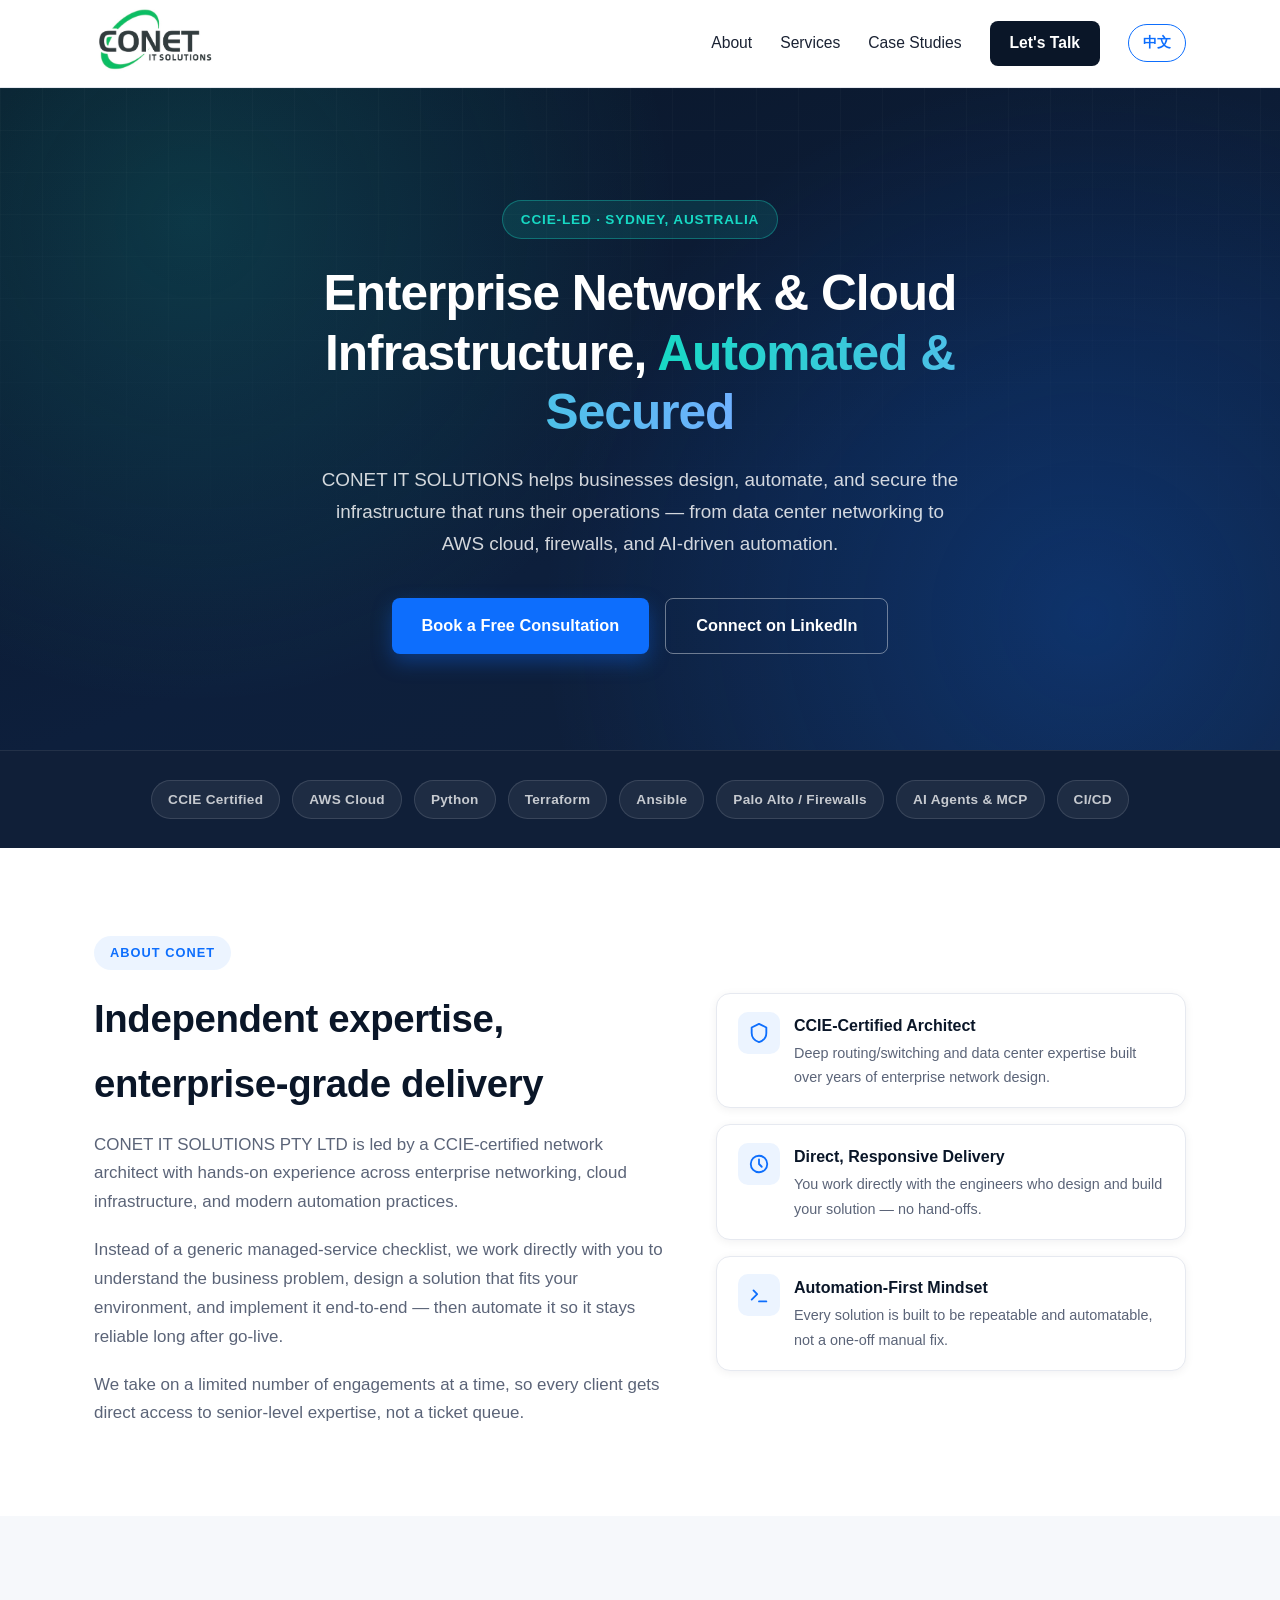
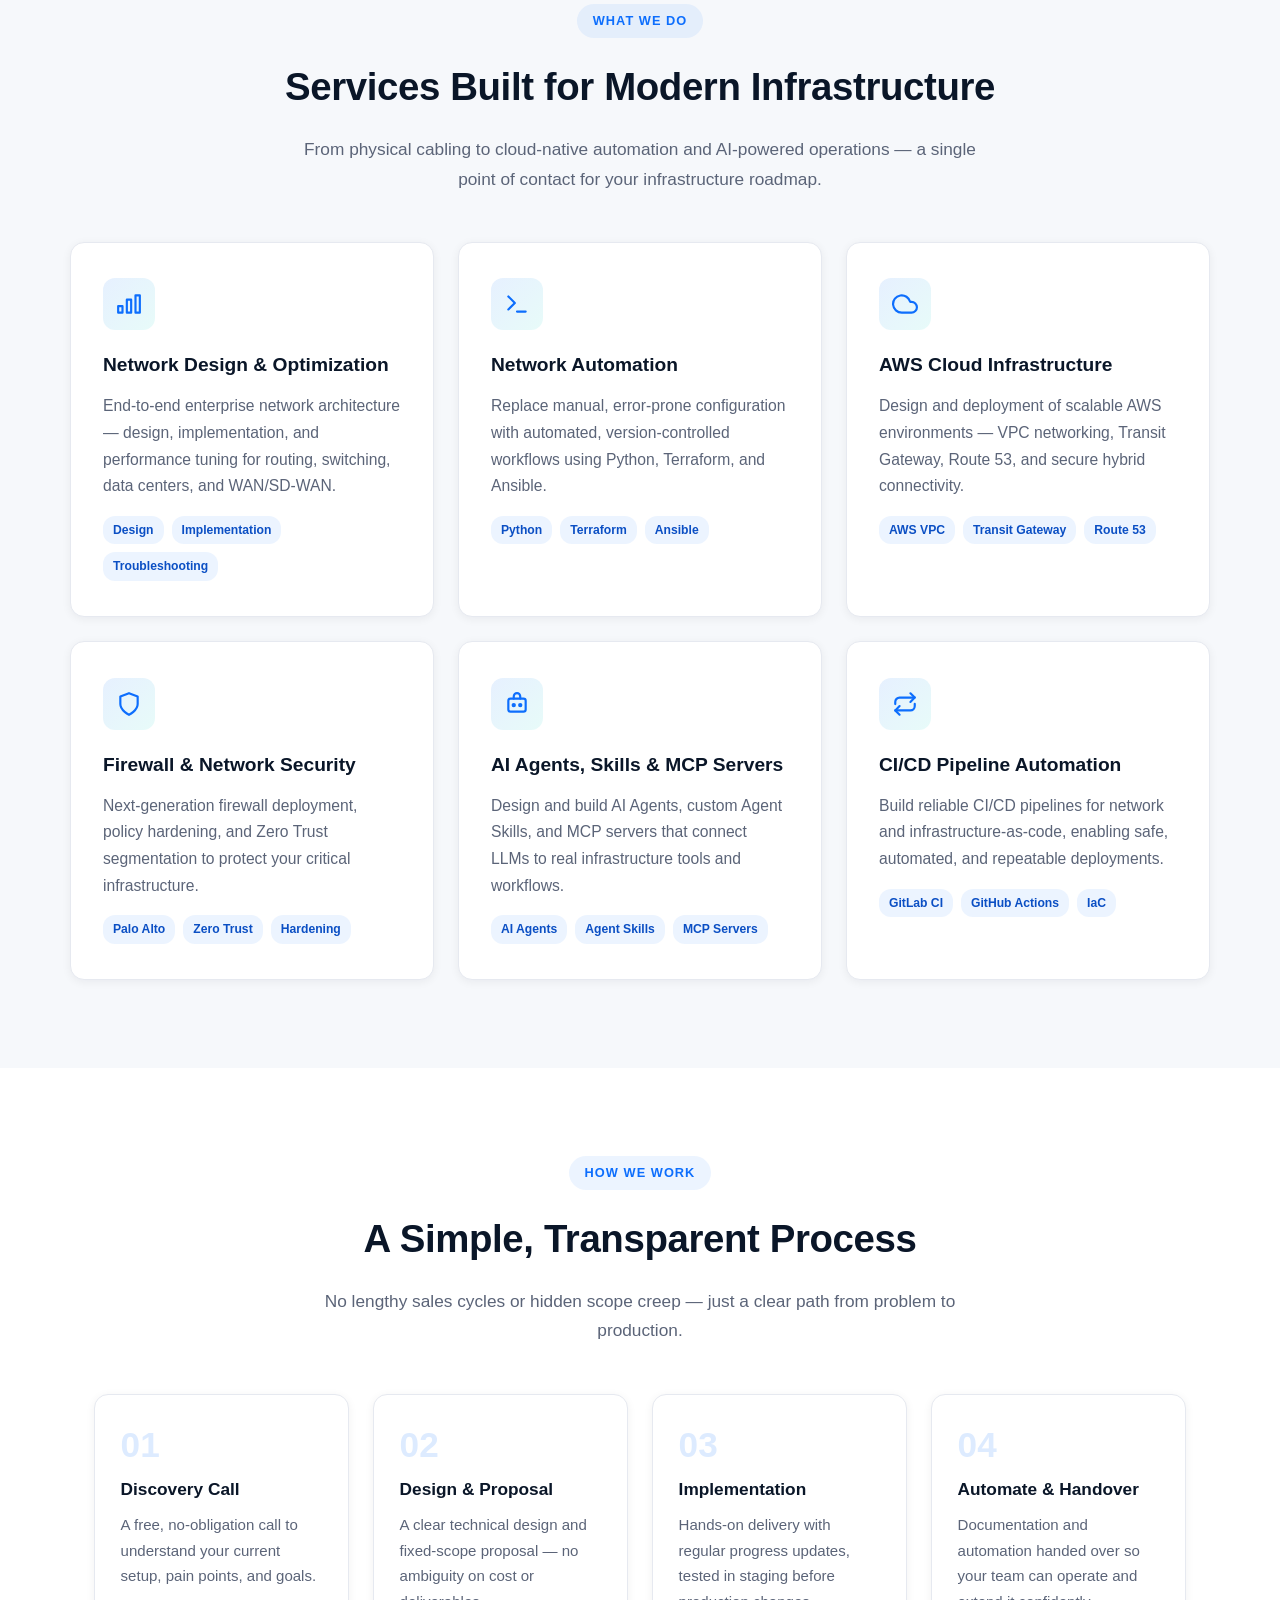
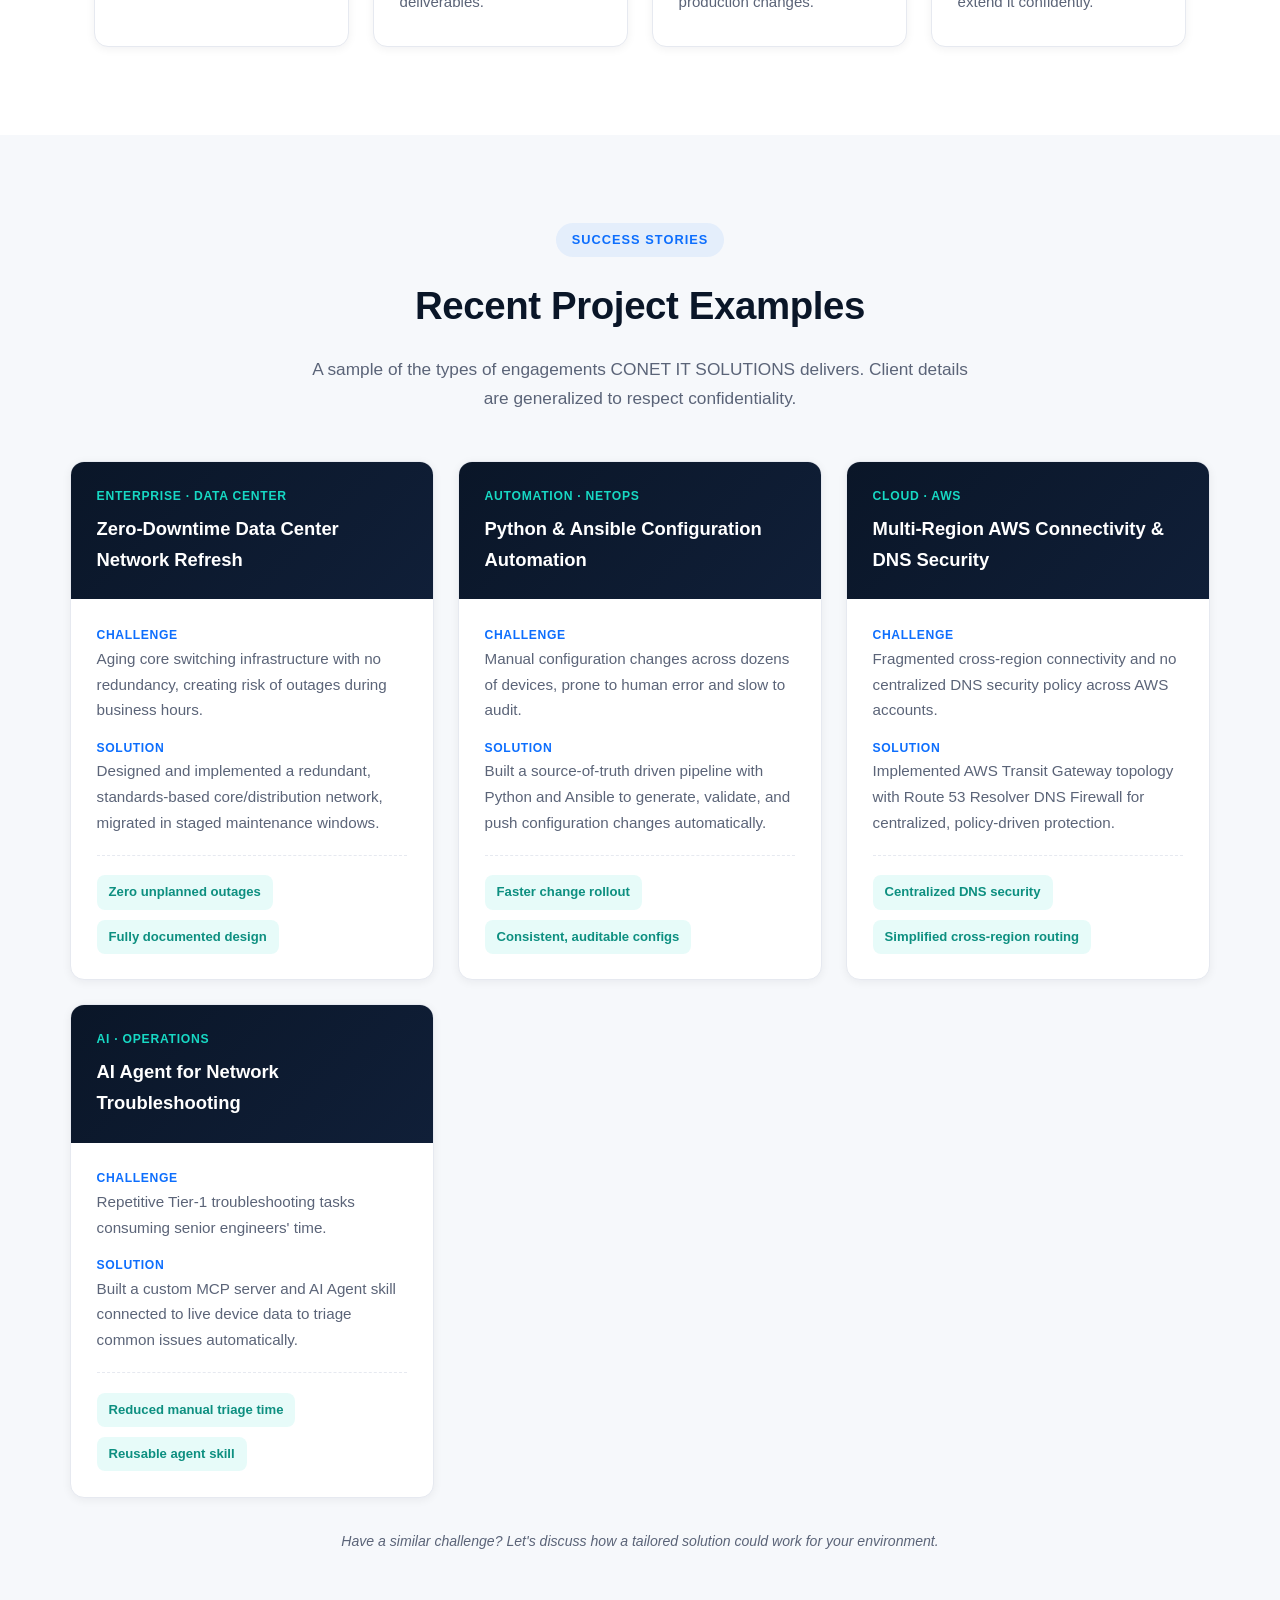
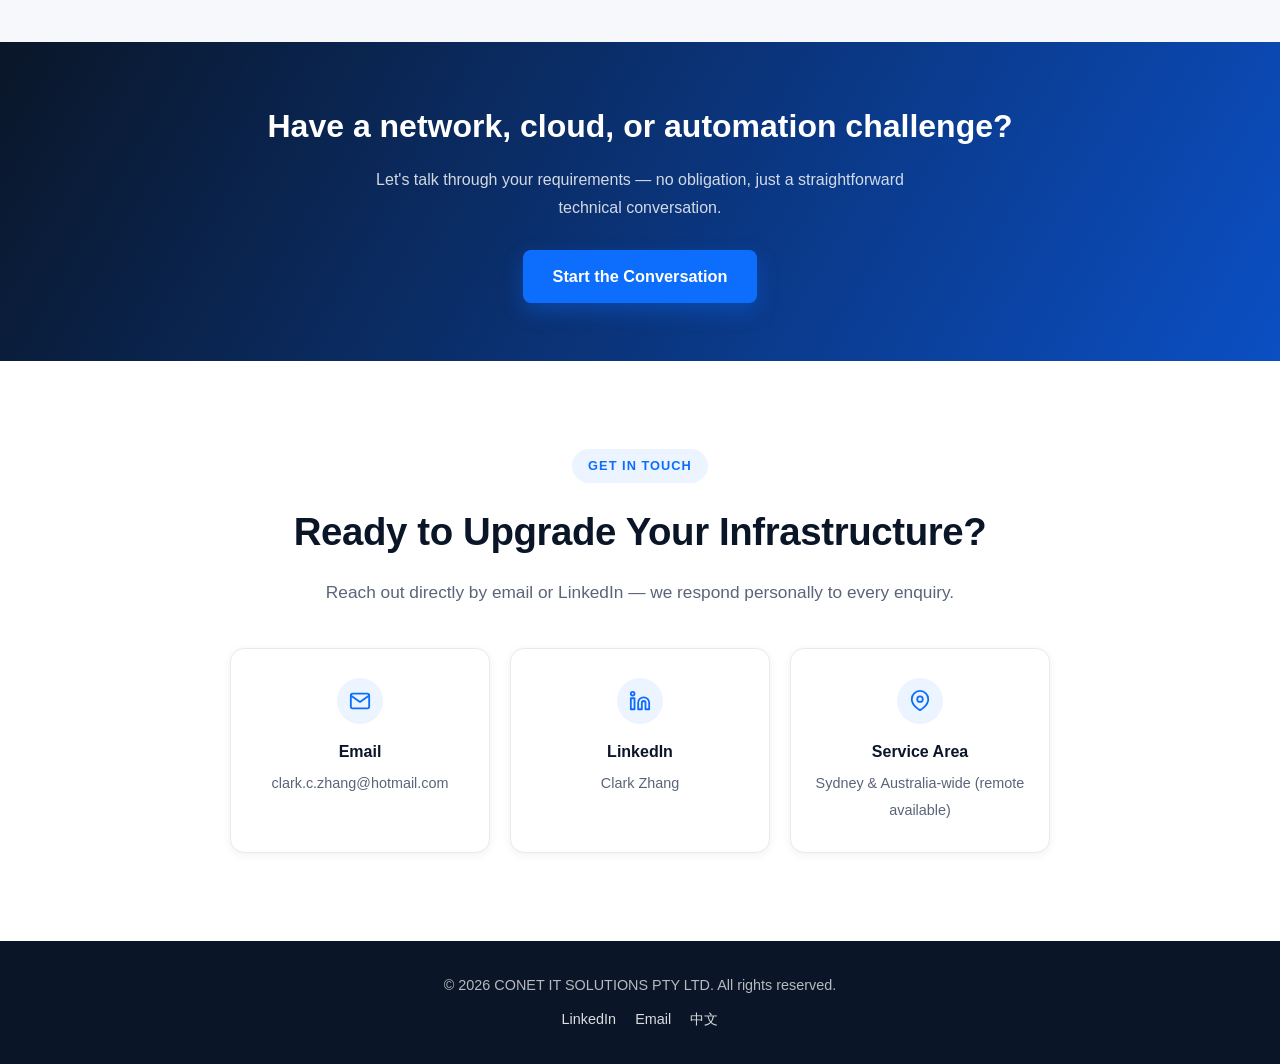
<file: index.html>
<!DOCTYPE html>
<html lang="en">
<head>
    <meta charset="UTF-8">
    <meta name="viewport" content="width=device-width, initial-scale=1.0">
    <meta name="description" content="CONET IT SOLUTIONS - CCIE-led network design, automation (Python/Terraform/Ansible), AWS cloud, firewall security, AI Agents & MCP, and CI/CD pipelines for enterprise infrastructure.">
    <title>CONET IT SOLUTIONS | Network, Cloud & Automation Experts</title>
    <link rel="stylesheet" href="css/style.css?v=20260820">
</head>
<body>

    <header>
        <div class="container nav-container">
            <a href="index.html" class="logo-link">
                <img src="images/logo.png" alt="CONET IT SOLUTIONS Logo" class="logo-img">
            </a>
            <nav>
                <a href="#about">About</a>
                <a href="#services">Services</a>
                <a href="#work">Case Studies</a>
                <a href="#contact" class="nav-cta">Let's Talk</a>
                <a href="cn.html" class="lang-btn">中文</a>
            </nav>
        </div>
    </header>

    <section class="hero">
        <div class="container hero-content">
            <span class="hero-eyebrow">CCIE-Led &middot; Sydney, Australia</span>
            <h1>Enterprise Network &amp; Cloud Infrastructure, <span>Automated &amp; Secured</span></h1>
            <p>CONET IT SOLUTIONS helps businesses design, automate, and secure the infrastructure that runs their operations &mdash; from data center networking to AWS cloud, firewalls, and AI-driven automation.</p>
            <div class="hero-actions">
                <a href="#contact" class="btn">Book a Free Consultation</a>
                <a href="https://www.linkedin.com/in/clark-zhang-18857131/" target="_blank" rel="noopener" class="btn btn-outline">Connect on LinkedIn</a>
            </div>
        </div>
    </section>

    <div class="trust-bar">
        <div class="container trust-list">
            <span class="trust-chip">CCIE Certified</span>
            <span class="trust-chip">AWS Cloud</span>
            <span class="trust-chip">Python</span>
            <span class="trust-chip">Terraform</span>
            <span class="trust-chip">Ansible</span>
            <span class="trust-chip">Palo Alto / Firewalls</span>
            <span class="trust-chip">AI Agents &amp; MCP</span>
            <span class="trust-chip">CI/CD</span>
        </div>
    </div>

    <section id="about" class="section">
        <div class="container about-grid">
            <div class="about-text">
                <span class="section-tag">About CONET</span>
                <h2 class="section-title" style="text-align:left;">Independent expertise, enterprise-grade delivery</h2>
                <p>CONET IT SOLUTIONS PTY LTD is led by a CCIE-certified network architect with hands-on experience across enterprise networking, cloud infrastructure, and modern automation practices.</p>
                <p>Instead of a generic managed-service checklist, we work directly with you to understand the business problem, design a solution that fits your environment, and implement it end-to-end &mdash; then automate it so it stays reliable long after go-live.</p>
                <p>We take on a limited number of engagements at a time, so every client gets direct access to senior-level expertise, not a ticket queue.</p>
            </div>
            <div class="about-badges">
                <div class="badge-card">
                    <div class="badge-icon">
                        <svg width="22" height="22" viewBox="0 0 24 24" fill="none" stroke="currentColor" stroke-width="2" stroke-linecap="round" stroke-linejoin="round"><path d="M12 2l8 4v6c0 5-3.5 8.5-8 10-4.5-1.5-8-5-8-10V6l8-4z"/></svg>
                    </div>
                    <div>
                        <h4>CCIE-Certified Architect</h4>
                        <p>Deep routing/switching and data center expertise built over years of enterprise network design.</p>
                    </div>
                </div>
                <div class="badge-card">
                    <div class="badge-icon">
                        <svg width="22" height="22" viewBox="0 0 24 24" fill="none" stroke="currentColor" stroke-width="2" stroke-linecap="round" stroke-linejoin="round"><circle cx="12" cy="12" r="9"/><path d="M12 7v5l3 3"/></svg>
                    </div>
                    <div>
                        <h4>Direct, Responsive Delivery</h4>
                        <p>You work directly with the engineers who design and build your solution &mdash; no hand-offs.</p>
                    </div>
                </div>
                <div class="badge-card">
                    <div class="badge-icon">
                        <svg width="22" height="22" viewBox="0 0 24 24" fill="none" stroke="currentColor" stroke-width="2" stroke-linecap="round" stroke-linejoin="round"><path d="M4 17l6-6-4-4"/><path d="M12 19h8"/></svg>
                    </div>
                    <div>
                        <h4>Automation-First Mindset</h4>
                        <p>Every solution is built to be repeatable and automatable, not a one-off manual fix.</p>
                    </div>
                </div>
            </div>
        </div>
    </section>

    <section id="services" class="bg-light">
        <div class="container section">
            <div class="section-header">
                <span class="section-tag">What We Do</span>
                <h2 class="section-title">Services Built for Modern Infrastructure</h2>
            </div>
            <p class="section-subtitle">From physical cabling to cloud-native automation and AI-powered operations &mdash; a single point of contact for your infrastructure roadmap.</p>
            <div class="grid">
                <div class="card">
                    <div class="card-icon">
                        <svg width="26" height="26" viewBox="0 0 24 24" fill="none" stroke="currentColor" stroke-width="2" stroke-linecap="round" stroke-linejoin="round"><rect x="2" y="14" width="4" height="6"/><rect x="10" y="8" width="4" height="12"/><rect x="18" y="4" width="4" height="16"/></svg>
                    </div>
                    <h3>Network Design &amp; Optimization</h3>
                    <p>End-to-end enterprise network architecture &mdash; design, implementation, and performance tuning for routing, switching, data centers, and WAN/SD-WAN.</p>
                    <div class="tag-list">
                        <span class="tag">Design</span>
                        <span class="tag">Implementation</span>
                        <span class="tag">Troubleshooting</span>
                    </div>
                </div>
                <div class="card">
                    <div class="card-icon">
                        <svg width="26" height="26" viewBox="0 0 24 24" fill="none" stroke="currentColor" stroke-width="2" stroke-linecap="round" stroke-linejoin="round"><polyline points="4 17 10 11 4 5"/><line x1="12" y1="19" x2="20" y2="19"/></svg>
                    </div>
                    <h3>Network Automation</h3>
                    <p>Replace manual, error-prone configuration with automated, version-controlled workflows using Python, Terraform, and Ansible.</p>
                    <div class="tag-list">
                        <span class="tag">Python</span>
                        <span class="tag">Terraform</span>
                        <span class="tag">Ansible</span>
                    </div>
                </div>
                <div class="card">
                    <div class="card-icon">
                        <svg width="26" height="26" viewBox="0 0 24 24" fill="none" stroke="currentColor" stroke-width="2" stroke-linecap="round" stroke-linejoin="round"><path d="M18 10h-1.26A8 8 0 1 0 9 20h9a5 5 0 0 0 0-10z"/></svg>
                    </div>
                    <h3>AWS Cloud Infrastructure</h3>
                    <p>Design and deployment of scalable AWS environments &mdash; VPC networking, Transit Gateway, Route 53, and secure hybrid connectivity.</p>
                    <div class="tag-list">
                        <span class="tag">AWS VPC</span>
                        <span class="tag">Transit Gateway</span>
                        <span class="tag">Route 53</span>
                    </div>
                </div>
                <div class="card">
                    <div class="card-icon">
                        <svg width="26" height="26" viewBox="0 0 24 24" fill="none" stroke="currentColor" stroke-width="2" stroke-linecap="round" stroke-linejoin="round"><path d="M12 22s8-4 8-10V5l-8-3-8 3v7c0 6 8 10 8 10z"/></svg>
                    </div>
                    <h3>Firewall &amp; Network Security</h3>
                    <p>Next-generation firewall deployment, policy hardening, and Zero Trust segmentation to protect your critical infrastructure.</p>
                    <div class="tag-list">
                        <span class="tag">Palo Alto</span>
                        <span class="tag">Zero Trust</span>
                        <span class="tag">Hardening</span>
                    </div>
                </div>
                <div class="card">
                    <div class="card-icon">
                        <svg width="26" height="26" viewBox="0 0 24 24" fill="none" stroke="currentColor" stroke-width="2" stroke-linecap="round" stroke-linejoin="round"><rect x="4" y="7" width="16" height="12" rx="2"/><path d="M9 7V5a3 3 0 0 1 6 0v2"/><circle cx="9" cy="13" r="1"/><circle cx="15" cy="13" r="1"/></svg>
                    </div>
                    <h3>AI Agents, Skills &amp; MCP Servers</h3>
                    <p>Design and build AI Agents, custom Agent Skills, and MCP servers that connect LLMs to real infrastructure tools and workflows.</p>
                    <div class="tag-list">
                        <span class="tag">AI Agents</span>
                        <span class="tag">Agent Skills</span>
                        <span class="tag">MCP Servers</span>
                    </div>
                </div>
                <div class="card">
                    <div class="card-icon">
                        <svg width="26" height="26" viewBox="0 0 24 24" fill="none" stroke="currentColor" stroke-width="2" stroke-linecap="round" stroke-linejoin="round"><path d="M17 2.1l4 4-4 4"/><path d="M3 12.1v-2a4 4 0 0 1 4-4h14"/><path d="M7 21.9l-4-4 4-4"/><path d="M21 11.9v2a4 4 0 0 1-4 4H3"/></svg>
                    </div>
                    <h3>CI/CD Pipeline Automation</h3>
                    <p>Build reliable CI/CD pipelines for network and infrastructure-as-code, enabling safe, automated, and repeatable deployments.</p>
                    <div class="tag-list">
                        <span class="tag">GitLab CI</span>
                        <span class="tag">GitHub Actions</span>
                        <span class="tag">IaC</span>
                    </div>
                </div>
            </div>
        </div>
    </section>

    <section class="section">
        <div class="container">
            <div class="section-header">
                <span class="section-tag">How We Work</span>
                <h2 class="section-title">A Simple, Transparent Process</h2>
            </div>
            <p class="section-subtitle">No lengthy sales cycles or hidden scope creep &mdash; just a clear path from problem to production.</p>
            <div class="process-grid">
                <div class="process-step">
                    <div class="step-num">01</div>
                    <h4>Discovery Call</h4>
                    <p>A free, no-obligation call to understand your current setup, pain points, and goals.</p>
                </div>
                <div class="process-step">
                    <div class="step-num">02</div>
                    <h4>Design &amp; Proposal</h4>
                    <p>A clear technical design and fixed-scope proposal &mdash; no ambiguity on cost or deliverables.</p>
                </div>
                <div class="process-step">
                    <div class="step-num">03</div>
                    <h4>Implementation</h4>
                    <p>Hands-on delivery with regular progress updates, tested in staging before production changes.</p>
                </div>
                <div class="process-step">
                    <div class="step-num">04</div>
                    <h4>Automate &amp; Handover</h4>
                    <p>Documentation and automation handed over so your team can operate and extend it confidently.</p>
                </div>
            </div>
        </div>
    </section>

    <section id="work" class="bg-light">
        <div class="container section">
            <div class="section-header">
                <span class="section-tag">Success Stories</span>
                <h2 class="section-title">Recent Project Examples</h2>
            </div>
            <p class="section-subtitle">A sample of the types of engagements CONET IT SOLUTIONS delivers. Client details are generalized to respect confidentiality.</p>
            <div class="case-grid">
                <div class="case-card">
                    <div class="case-top">
                        <div class="case-industry">Enterprise &middot; Data Center</div>
                        <h3>Zero-Downtime Data Center Network Refresh</h3>
                    </div>
                    <div class="case-body">
                        <div class="case-label">Challenge</div>
                        <p>Aging core switching infrastructure with no redundancy, creating risk of outages during business hours.</p>
                        <div class="case-label">Solution</div>
                        <p>Designed and implemented a redundant, standards-based core/distribution network, migrated in staged maintenance windows.</p>
                        <div class="case-results">
                            <span class="result-pill">Zero unplanned outages</span>
                            <span class="result-pill">Fully documented design</span>
                        </div>
                    </div>
                </div>
                <div class="case-card">
                    <div class="case-top">
                        <div class="case-industry">Automation &middot; NetOps</div>
                        <h3>Python &amp; Ansible Configuration Automation</h3>
                    </div>
                    <div class="case-body">
                        <div class="case-label">Challenge</div>
                        <p>Manual configuration changes across dozens of devices, prone to human error and slow to audit.</p>
                        <div class="case-label">Solution</div>
                        <p>Built a source-of-truth driven pipeline with Python and Ansible to generate, validate, and push configuration changes automatically.</p>
                        <div class="case-results">
                            <span class="result-pill">Faster change rollout</span>
                            <span class="result-pill">Consistent, auditable configs</span>
                        </div>
                    </div>
                </div>
                <div class="case-card">
                    <div class="case-top">
                        <div class="case-industry">Cloud &middot; AWS</div>
                        <h3>Multi-Region AWS Connectivity &amp; DNS Security</h3>
                    </div>
                    <div class="case-body">
                        <div class="case-label">Challenge</div>
                        <p>Fragmented cross-region connectivity and no centralized DNS security policy across AWS accounts.</p>
                        <div class="case-label">Solution</div>
                        <p>Implemented AWS Transit Gateway topology with Route 53 Resolver DNS Firewall for centralized, policy-driven protection.</p>
                        <div class="case-results">
                            <span class="result-pill">Centralized DNS security</span>
                            <span class="result-pill">Simplified cross-region routing</span>
                        </div>
                    </div>
                </div>
                <div class="case-card">
                    <div class="case-top">
                        <div class="case-industry">AI &middot; Operations</div>
                        <h3>AI Agent for Network Troubleshooting</h3>
                    </div>
                    <div class="case-body">
                        <div class="case-label">Challenge</div>
                        <p>Repetitive Tier-1 troubleshooting tasks consuming senior engineers' time.</p>
                        <div class="case-label">Solution</div>
                        <p>Built a custom MCP server and AI Agent skill connected to live device data to triage common issues automatically.</p>
                        <div class="case-results">
                            <span class="result-pill">Reduced manual triage time</span>
                            <span class="result-pill">Reusable agent skill</span>
                        </div>
                    </div>
                </div>
            </div>
            <p class="case-note">Have a similar challenge? Let's discuss how a tailored solution could work for your environment.</p>
        </div>
    </section>

    <div class="cta-banner">
        <div class="container">
            <h2>Have a network, cloud, or automation challenge?</h2>
            <p>Let's talk through your requirements &mdash; no obligation, just a straightforward technical conversation.</p>
            <a href="#contact" class="btn">Start the Conversation</a>
        </div>
    </div>

    <section id="contact" class="container section text-center">
        <span class="section-tag">Get In Touch</span>
        <h2 class="section-title">Ready to Upgrade Your Infrastructure?</h2>
        <p class="section-subtitle" style="margin-bottom:0;">Reach out directly by email or LinkedIn &mdash; we respond personally to every enquiry.</p>
        <div class="contact-grid">
            <a href="mailto:clark.c.zhang@hotmail.com" class="contact-card">
                <div class="contact-icon">
                    <svg width="22" height="22" viewBox="0 0 24 24" fill="none" stroke="currentColor" stroke-width="2" stroke-linecap="round" stroke-linejoin="round"><rect x="2" y="4" width="20" height="16" rx="2"/><path d="M22 6l-10 7L2 6"/></svg>
                </div>
                <h4>Email</h4>
                <span>clark.c.zhang@hotmail.com</span>
            </a>
            <a href="https://www.linkedin.com/in/clark-zhang-18857131/" target="_blank" rel="noopener" class="contact-card">
                <div class="contact-icon">
                    <svg width="22" height="22" viewBox="0 0 24 24" fill="none" stroke="currentColor" stroke-width="2" stroke-linecap="round" stroke-linejoin="round"><path d="M16 8a6 6 0 0 1 6 6v7h-4v-7a2 2 0 0 0-4 0v7h-4v-7a6 6 0 0 1 6-6z"/><rect x="2" y="9" width="4" height="12"/><circle cx="4" cy="4" r="2"/></svg>
                </div>
                <h4>LinkedIn</h4>
                <span>Clark Zhang</span>
            </a>
            <div class="contact-card">
                <div class="contact-icon">
                    <svg width="22" height="22" viewBox="0 0 24 24" fill="none" stroke="currentColor" stroke-width="2" stroke-linecap="round" stroke-linejoin="round"><path d="M21 10c0 7-9 12-9 12s-9-5-9-12a9 9 0 0 1 18 0z"/><circle cx="12" cy="10" r="3"/></svg>
                </div>
                <h4>Service Area</h4>
                <span>Sydney &amp; Australia-wide (remote available)</span>
            </div>
        </div>
    </section>

    <footer>
        <div class="container">
            <p>&copy; 2026 CONET IT SOLUTIONS PTY LTD. All rights reserved.</p>
            <div class="footer-links">
                <a href="https://www.linkedin.com/in/clark-zhang-18857131/" target="_blank" rel="noopener">LinkedIn</a>
                <a href="mailto:clark.c.zhang@hotmail.com">Email</a>
                <a href="cn.html">中文</a>
            </div>
        </div>
    </footer>

    <script>
        document.querySelectorAll('a[href^="#"]').forEach(anchor => {
            anchor.addEventListener('click', function (e) {
                const target = document.querySelector(this.getAttribute('href'));
                if (target) {
                    e.preventDefault();
                    target.scrollIntoView({ behavior: 'smooth' });
                }
            });
        });
    </script>
</body>
</html>
</file>
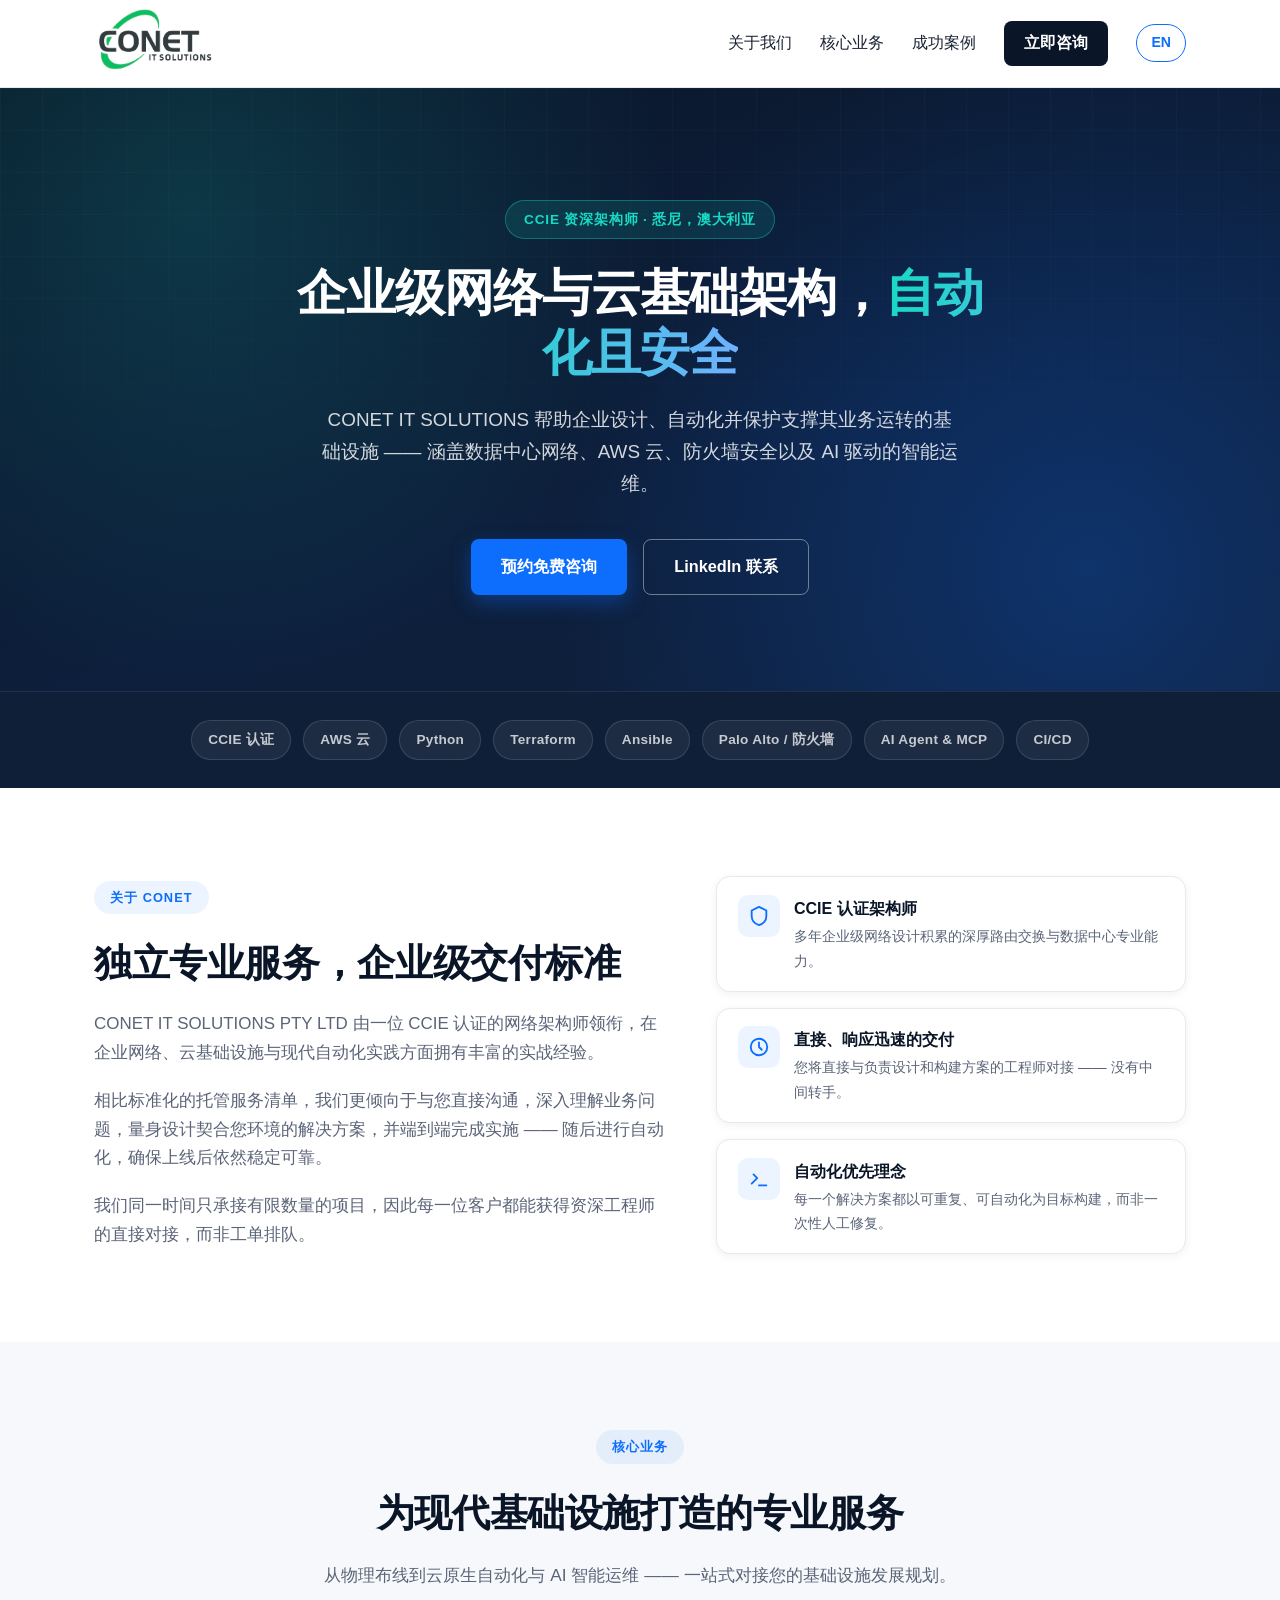
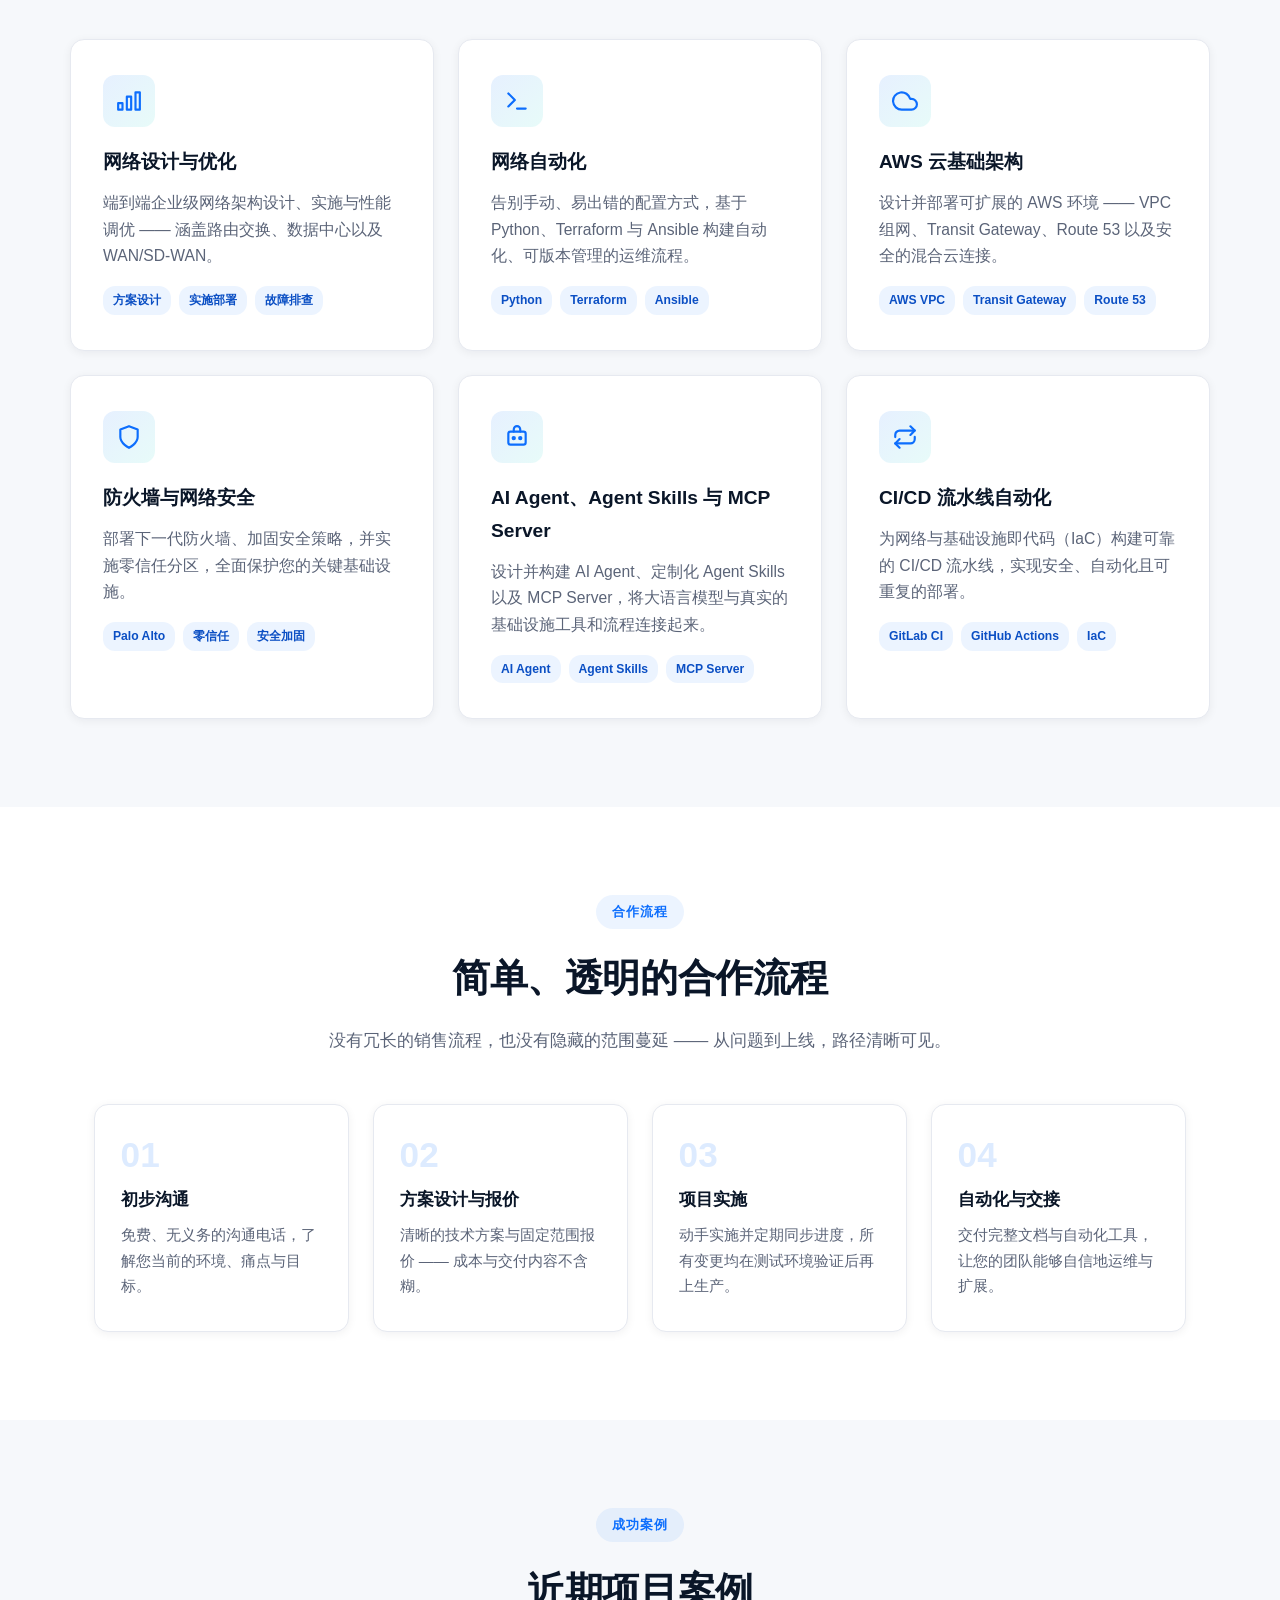
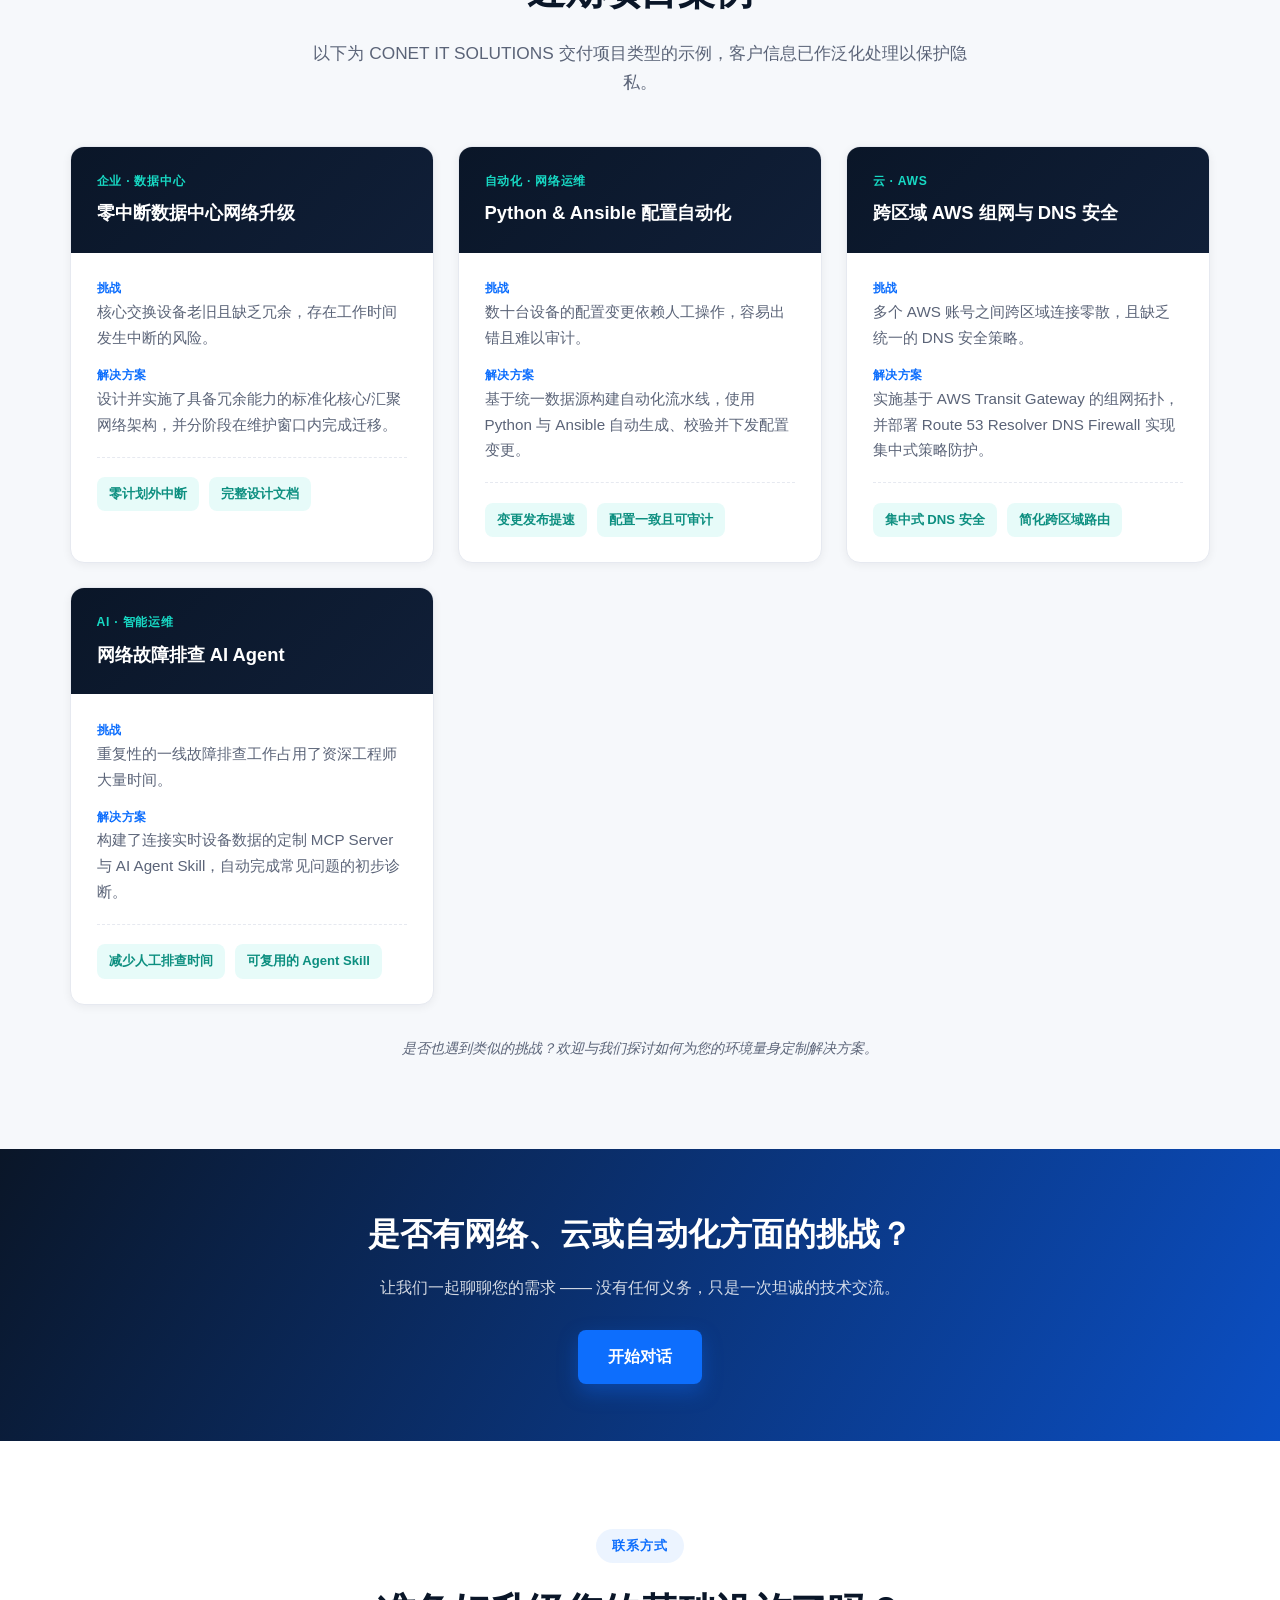
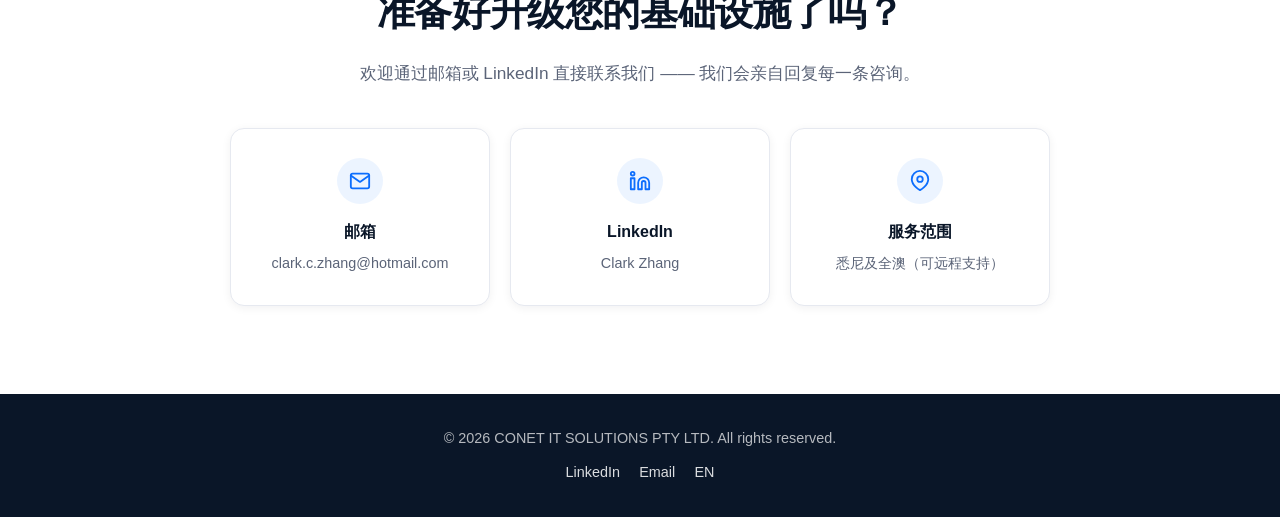
<file: cn.html>
<!DOCTYPE html>
<html lang="zh-CN">
<head>
    <meta charset="UTF-8">
    <meta name="viewport" content="width=device-width, initial-scale=1.0">
    <meta name="description" content="CONET IT SOLUTIONS —— CCIE 资深架构师领衔，专注网络设计、自动化（Python/Terraform/Ansible）、AWS 云、防火墙安全、AI Agent 与 MCP、CI/CD 流水线。">
    <title>CONET IT SOLUTIONS | 网络、云与自动化专家</title>
    <link rel="stylesheet" href="css/style.css?v=20260820">
</head>
<body>

    <header>
        <div class="container nav-container">
            <a href="cn.html" class="logo-link">
                <img src="images/logo.png" alt="CONET IT SOLUTIONS Logo" class="logo-img">
            </a>
            <nav>
                <a href="#about">关于我们</a>
                <a href="#services">核心业务</a>
                <a href="#work">成功案例</a>
                <a href="#contact" class="nav-cta">立即咨询</a>
                <a href="index.html" class="lang-btn">EN</a>
            </nav>
        </div>
    </header>

    <section class="hero">
        <div class="container hero-content">
            <span class="hero-eyebrow">CCIE 资深架构师 &middot; 悉尼，澳大利亚</span>
            <h1>企业级网络与云基础架构，<span>自动化且安全</span></h1>
            <p>CONET IT SOLUTIONS 帮助企业设计、自动化并保护支撑其业务运转的基础设施 —— 涵盖数据中心网络、AWS 云、防火墙安全以及 AI 驱动的智能运维。</p>
            <div class="hero-actions">
                <a href="#contact" class="btn">预约免费咨询</a>
                <a href="https://www.linkedin.com/in/clark-zhang-18857131/" target="_blank" rel="noopener" class="btn btn-outline">LinkedIn 联系</a>
            </div>
        </div>
    </section>

    <div class="trust-bar">
        <div class="container trust-list">
            <span class="trust-chip">CCIE 认证</span>
            <span class="trust-chip">AWS 云</span>
            <span class="trust-chip">Python</span>
            <span class="trust-chip">Terraform</span>
            <span class="trust-chip">Ansible</span>
            <span class="trust-chip">Palo Alto / 防火墙</span>
            <span class="trust-chip">AI Agent &amp; MCP</span>
            <span class="trust-chip">CI/CD</span>
        </div>
    </div>

    <section id="about" class="section">
        <div class="container about-grid">
            <div class="about-text">
                <span class="section-tag">关于 CONET</span>
                <h2 class="section-title" style="text-align:left;">独立专业服务，企业级交付标准</h2>
                <p>CONET IT SOLUTIONS PTY LTD 由一位 CCIE 认证的网络架构师领衔，在企业网络、云基础设施与现代自动化实践方面拥有丰富的实战经验。</p>
                <p>相比标准化的托管服务清单，我们更倾向于与您直接沟通，深入理解业务问题，量身设计契合您环境的解决方案，并端到端完成实施 —— 随后进行自动化，确保上线后依然稳定可靠。</p>
                <p>我们同一时间只承接有限数量的项目，因此每一位客户都能获得资深工程师的直接对接，而非工单排队。</p>
            </div>
            <div class="about-badges">
                <div class="badge-card">
                    <div class="badge-icon">
                        <svg width="22" height="22" viewBox="0 0 24 24" fill="none" stroke="currentColor" stroke-width="2" stroke-linecap="round" stroke-linejoin="round"><path d="M12 2l8 4v6c0 5-3.5 8.5-8 10-4.5-1.5-8-5-8-10V6l8-4z"/></svg>
                    </div>
                    <div>
                        <h4>CCIE 认证架构师</h4>
                        <p>多年企业级网络设计积累的深厚路由交换与数据中心专业能力。</p>
                    </div>
                </div>
                <div class="badge-card">
                    <div class="badge-icon">
                        <svg width="22" height="22" viewBox="0 0 24 24" fill="none" stroke="currentColor" stroke-width="2" stroke-linecap="round" stroke-linejoin="round"><circle cx="12" cy="12" r="9"/><path d="M12 7v5l3 3"/></svg>
                    </div>
                    <div>
                        <h4>直接、响应迅速的交付</h4>
                        <p>您将直接与负责设计和构建方案的工程师对接 —— 没有中间转手。</p>
                    </div>
                </div>
                <div class="badge-card">
                    <div class="badge-icon">
                        <svg width="22" height="22" viewBox="0 0 24 24" fill="none" stroke="currentColor" stroke-width="2" stroke-linecap="round" stroke-linejoin="round"><path d="M4 17l6-6-4-4"/><path d="M12 19h8"/></svg>
                    </div>
                    <div>
                        <h4>自动化优先理念</h4>
                        <p>每一个解决方案都以可重复、可自动化为目标构建，而非一次性人工修复。</p>
                    </div>
                </div>
            </div>
        </div>
    </section>

    <section id="services" class="bg-light">
        <div class="container section">
            <div class="section-header">
                <span class="section-tag">核心业务</span>
                <h2 class="section-title">为现代基础设施打造的专业服务</h2>
            </div>
            <p class="section-subtitle">从物理布线到云原生自动化与 AI 智能运维 —— 一站式对接您的基础设施发展规划。</p>
            <div class="grid">
                <div class="card">
                    <div class="card-icon">
                        <svg width="26" height="26" viewBox="0 0 24 24" fill="none" stroke="currentColor" stroke-width="2" stroke-linecap="round" stroke-linejoin="round"><rect x="2" y="14" width="4" height="6"/><rect x="10" y="8" width="4" height="12"/><rect x="18" y="4" width="4" height="16"/></svg>
                    </div>
                    <h3>网络设计与优化</h3>
                    <p>端到端企业级网络架构设计、实施与性能调优 —— 涵盖路由交换、数据中心以及 WAN/SD-WAN。</p>
                    <div class="tag-list">
                        <span class="tag">方案设计</span>
                        <span class="tag">实施部署</span>
                        <span class="tag">故障排查</span>
                    </div>
                </div>
                <div class="card">
                    <div class="card-icon">
                        <svg width="26" height="26" viewBox="0 0 24 24" fill="none" stroke="currentColor" stroke-width="2" stroke-linecap="round" stroke-linejoin="round"><polyline points="4 17 10 11 4 5"/><line x1="12" y1="19" x2="20" y2="19"/></svg>
                    </div>
                    <h3>网络自动化</h3>
                    <p>告别手动、易出错的配置方式，基于 Python、Terraform 与 Ansible 构建自动化、可版本管理的运维流程。</p>
                    <div class="tag-list">
                        <span class="tag">Python</span>
                        <span class="tag">Terraform</span>
                        <span class="tag">Ansible</span>
                    </div>
                </div>
                <div class="card">
                    <div class="card-icon">
                        <svg width="26" height="26" viewBox="0 0 24 24" fill="none" stroke="currentColor" stroke-width="2" stroke-linecap="round" stroke-linejoin="round"><path d="M18 10h-1.26A8 8 0 1 0 9 20h9a5 5 0 0 0 0-10z"/></svg>
                    </div>
                    <h3>AWS 云基础架构</h3>
                    <p>设计并部署可扩展的 AWS 环境 —— VPC 组网、Transit Gateway、Route 53 以及安全的混合云连接。</p>
                    <div class="tag-list">
                        <span class="tag">AWS VPC</span>
                        <span class="tag">Transit Gateway</span>
                        <span class="tag">Route 53</span>
                    </div>
                </div>
                <div class="card">
                    <div class="card-icon">
                        <svg width="26" height="26" viewBox="0 0 24 24" fill="none" stroke="currentColor" stroke-width="2" stroke-linecap="round" stroke-linejoin="round"><path d="M12 22s8-4 8-10V5l-8-3-8 3v7c0 6 8 10 8 10z"/></svg>
                    </div>
                    <h3>防火墙与网络安全</h3>
                    <p>部署下一代防火墙、加固安全策略，并实施零信任分区，全面保护您的关键基础设施。</p>
                    <div class="tag-list">
                        <span class="tag">Palo Alto</span>
                        <span class="tag">零信任</span>
                        <span class="tag">安全加固</span>
                    </div>
                </div>
                <div class="card">
                    <div class="card-icon">
                        <svg width="26" height="26" viewBox="0 0 24 24" fill="none" stroke="currentColor" stroke-width="2" stroke-linecap="round" stroke-linejoin="round"><rect x="4" y="7" width="16" height="12" rx="2"/><path d="M9 7V5a3 3 0 0 1 6 0v2"/><circle cx="9" cy="13" r="1"/><circle cx="15" cy="13" r="1"/></svg>
                    </div>
                    <h3>AI Agent、Agent Skills 与 MCP Server</h3>
                    <p>设计并构建 AI Agent、定制化 Agent Skills 以及 MCP Server，将大语言模型与真实的基础设施工具和流程连接起来。</p>
                    <div class="tag-list">
                        <span class="tag">AI Agent</span>
                        <span class="tag">Agent Skills</span>
                        <span class="tag">MCP Server</span>
                    </div>
                </div>
                <div class="card">
                    <div class="card-icon">
                        <svg width="26" height="26" viewBox="0 0 24 24" fill="none" stroke="currentColor" stroke-width="2" stroke-linecap="round" stroke-linejoin="round"><path d="M17 2.1l4 4-4 4"/><path d="M3 12.1v-2a4 4 0 0 1 4-4h14"/><path d="M7 21.9l-4-4 4-4"/><path d="M21 11.9v2a4 4 0 0 1-4 4H3"/></svg>
                    </div>
                    <h3>CI/CD 流水线自动化</h3>
                    <p>为网络与基础设施即代码（IaC）构建可靠的 CI/CD 流水线，实现安全、自动化且可重复的部署。</p>
                    <div class="tag-list">
                        <span class="tag">GitLab CI</span>
                        <span class="tag">GitHub Actions</span>
                        <span class="tag">IaC</span>
                    </div>
                </div>
            </div>
        </div>
    </section>

    <section class="section">
        <div class="container">
            <div class="section-header">
                <span class="section-tag">合作流程</span>
                <h2 class="section-title">简单、透明的合作流程</h2>
            </div>
            <p class="section-subtitle">没有冗长的销售流程，也没有隐藏的范围蔓延 —— 从问题到上线，路径清晰可见。</p>
            <div class="process-grid">
                <div class="process-step">
                    <div class="step-num">01</div>
                    <h4>初步沟通</h4>
                    <p>免费、无义务的沟通电话，了解您当前的环境、痛点与目标。</p>
                </div>
                <div class="process-step">
                    <div class="step-num">02</div>
                    <h4>方案设计与报价</h4>
                    <p>清晰的技术方案与固定范围报价 —— 成本与交付内容不含糊。</p>
                </div>
                <div class="process-step">
                    <div class="step-num">03</div>
                    <h4>项目实施</h4>
                    <p>动手实施并定期同步进度，所有变更均在测试环境验证后再上生产。</p>
                </div>
                <div class="process-step">
                    <div class="step-num">04</div>
                    <h4>自动化与交接</h4>
                    <p>交付完整文档与自动化工具，让您的团队能够自信地运维与扩展。</p>
                </div>
            </div>
        </div>
    </section>

    <section id="work" class="bg-light">
        <div class="container section">
            <div class="section-header">
                <span class="section-tag">成功案例</span>
                <h2 class="section-title">近期项目案例</h2>
            </div>
            <p class="section-subtitle">以下为 CONET IT SOLUTIONS 交付项目类型的示例，客户信息已作泛化处理以保护隐私。</p>
            <div class="case-grid">
                <div class="case-card">
                    <div class="case-top">
                        <div class="case-industry">企业 &middot; 数据中心</div>
                        <h3>零中断数据中心网络升级</h3>
                    </div>
                    <div class="case-body">
                        <div class="case-label">挑战</div>
                        <p>核心交换设备老旧且缺乏冗余，存在工作时间发生中断的风险。</p>
                        <div class="case-label">解决方案</div>
                        <p>设计并实施了具备冗余能力的标准化核心/汇聚网络架构，并分阶段在维护窗口内完成迁移。</p>
                        <div class="case-results">
                            <span class="result-pill">零计划外中断</span>
                            <span class="result-pill">完整设计文档</span>
                        </div>
                    </div>
                </div>
                <div class="case-card">
                    <div class="case-top">
                        <div class="case-industry">自动化 &middot; 网络运维</div>
                        <h3>Python &amp; Ansible 配置自动化</h3>
                    </div>
                    <div class="case-body">
                        <div class="case-label">挑战</div>
                        <p>数十台设备的配置变更依赖人工操作，容易出错且难以审计。</p>
                        <div class="case-label">解决方案</div>
                        <p>基于统一数据源构建自动化流水线，使用 Python 与 Ansible 自动生成、校验并下发配置变更。</p>
                        <div class="case-results">
                            <span class="result-pill">变更发布提速</span>
                            <span class="result-pill">配置一致且可审计</span>
                        </div>
                    </div>
                </div>
                <div class="case-card">
                    <div class="case-top">
                        <div class="case-industry">云 &middot; AWS</div>
                        <h3>跨区域 AWS 组网与 DNS 安全</h3>
                    </div>
                    <div class="case-body">
                        <div class="case-label">挑战</div>
                        <p>多个 AWS 账号之间跨区域连接零散，且缺乏统一的 DNS 安全策略。</p>
                        <div class="case-label">解决方案</div>
                        <p>实施基于 AWS Transit Gateway 的组网拓扑，并部署 Route 53 Resolver DNS Firewall 实现集中式策略防护。</p>
                        <div class="case-results">
                            <span class="result-pill">集中式 DNS 安全</span>
                            <span class="result-pill">简化跨区域路由</span>
                        </div>
                    </div>
                </div>
                <div class="case-card">
                    <div class="case-top">
                        <div class="case-industry">AI &middot; 智能运维</div>
                        <h3>网络故障排查 AI Agent</h3>
                    </div>
                    <div class="case-body">
                        <div class="case-label">挑战</div>
                        <p>重复性的一线故障排查工作占用了资深工程师大量时间。</p>
                        <div class="case-label">解决方案</div>
                        <p>构建了连接实时设备数据的定制 MCP Server 与 AI Agent Skill，自动完成常见问题的初步诊断。</p>
                        <div class="case-results">
                            <span class="result-pill">减少人工排查时间</span>
                            <span class="result-pill">可复用的 Agent Skill</span>
                        </div>
                    </div>
                </div>
            </div>
            <p class="case-note">是否也遇到类似的挑战？欢迎与我们探讨如何为您的环境量身定制解决方案。</p>
        </div>
    </section>

    <div class="cta-banner">
        <div class="container">
            <h2>是否有网络、云或自动化方面的挑战？</h2>
            <p>让我们一起聊聊您的需求 —— 没有任何义务，只是一次坦诚的技术交流。</p>
            <a href="#contact" class="btn">开始对话</a>
        </div>
    </div>

    <section id="contact" class="container section text-center">
        <span class="section-tag">联系方式</span>
        <h2 class="section-title">准备好升级您的基础设施了吗？</h2>
        <p class="section-subtitle" style="margin-bottom:0;">欢迎通过邮箱或 LinkedIn 直接联系我们 —— 我们会亲自回复每一条咨询。</p>
        <div class="contact-grid">
            <a href="mailto:clark.c.zhang@hotmail.com" class="contact-card">
                <div class="contact-icon">
                    <svg width="22" height="22" viewBox="0 0 24 24" fill="none" stroke="currentColor" stroke-width="2" stroke-linecap="round" stroke-linejoin="round"><rect x="2" y="4" width="20" height="16" rx="2"/><path d="M22 6l-10 7L2 6"/></svg>
                </div>
                <h4>邮箱</h4>
                <span>clark.c.zhang@hotmail.com</span>
            </a>
            <a href="https://www.linkedin.com/in/clark-zhang-18857131/" target="_blank" rel="noopener" class="contact-card">
                <div class="contact-icon">
                    <svg width="22" height="22" viewBox="0 0 24 24" fill="none" stroke="currentColor" stroke-width="2" stroke-linecap="round" stroke-linejoin="round"><path d="M16 8a6 6 0 0 1 6 6v7h-4v-7a2 2 0 0 0-4 0v7h-4v-7a6 6 0 0 1 6-6z"/><rect x="2" y="9" width="4" height="12"/><circle cx="4" cy="4" r="2"/></svg>
                </div>
                <h4>LinkedIn</h4>
                <span>Clark Zhang</span>
            </a>
            <div class="contact-card">
                <div class="contact-icon">
                    <svg width="22" height="22" viewBox="0 0 24 24" fill="none" stroke="currentColor" stroke-width="2" stroke-linecap="round" stroke-linejoin="round"><path d="M21 10c0 7-9 12-9 12s-9-5-9-12a9 9 0 0 1 18 0z"/><circle cx="12" cy="10" r="3"/></svg>
                </div>
                <h4>服务范围</h4>
                <span>悉尼及全澳（可远程支持）</span>
            </div>
        </div>
    </section>

    <footer>
        <div class="container">
            <p>&copy; 2026 CONET IT SOLUTIONS PTY LTD. All rights reserved.</p>
            <div class="footer-links">
                <a href="https://www.linkedin.com/in/clark-zhang-18857131/" target="_blank" rel="noopener">LinkedIn</a>
                <a href="mailto:clark.c.zhang@hotmail.com">Email</a>
                <a href="index.html">EN</a>
            </div>
        </div>
    </footer>

    <script>
        document.querySelectorAll('a[href^="#"]').forEach(anchor => {
            anchor.addEventListener('click', function (e) {
                const target = document.querySelector(this.getAttribute('href'));
                if (target) {
                    e.preventDefault();
                    target.scrollIntoView({ behavior: 'smooth' });
                }
            });
        });
    </script>
</body>
</html>
</file>
<file: css/style.css>
/* ============ 全局变量与基础重置 ============ */
:root {
    --navy: #0a1628;
    --navy-light: #101f38;
    --primary: #0d6efd;
    --primary-dark: #0b4fc4;
    --accent: #17d9c4;
    --text-dark: #1a2233;
    --text-muted: #5b6478;
    --border-color: #e6e9f0;
    --bg-light: #f6f8fb;
    --white: #fff;
    --radius: 14px;
    --shadow-sm: 0 2px 10px rgba(10, 22, 40, 0.06);
    --shadow-md: 0 10px 30px rgba(10, 22, 40, 0.10);
    --shadow-lg: 0 20px 50px rgba(10, 22, 40, 0.18);
}

* {
    margin: 0;
    padding: 0;
    box-sizing: border-box;
}

html {
    scroll-behavior: smooth;
}

body {
    font-family: -apple-system, BlinkMacSystemFont, 'Segoe UI', 'PingFang SC', 'Microsoft YaHei', Tahoma, Geneva, Verdana, sans-serif;
    line-height: 1.7;
    color: var(--text-dark);
    background: var(--white);
    -webkit-font-smoothing: antialiased;
    -moz-osx-font-smoothing: grayscale;
}

a {
    color: inherit;
}

img {
    max-width: 100%;
    display: block;
}

/* ============ 布局工具 ============ */
.container {
    max-width: 1140px;
    margin: auto;
    padding: 0 24px;
}
.section {
    padding: 5.5rem 0;
}
.text-center {
    text-align: center;
}
.bg-light {
    background: var(--bg-light);
}
.section-tag {
    display: inline-block;
    font-size: 0.8rem;
    font-weight: 700;
    letter-spacing: 0.08em;
    text-transform: uppercase;
    color: var(--primary);
    background: rgba(13, 110, 253, 0.08);
    padding: 6px 16px;
    border-radius: 20px;
    margin-bottom: 1rem;
}
.section-title {
    text-align: center;
    font-size: 2.4rem;
    font-weight: 800;
    margin-bottom: 0.9rem;
    color: var(--navy);
    letter-spacing: -0.01em;
}
.section-subtitle {
    text-align: center;
    max-width: 680px;
    margin: 0 auto 3rem;
    color: var(--text-muted);
    font-size: 1.08rem;
}
.section-header {
    text-align: center;
    margin-bottom: 1rem;
}

/* ============ 导航栏 ============ */
header {
    background: rgba(255, 255, 255, 0.92);
    -webkit-backdrop-filter: blur(10px);
    backdrop-filter: blur(10px);
    padding: 0.4rem 0;
    position: sticky;
    top: 0;
    z-index: 100;
    border-bottom: 1px solid var(--border-color);
}
.nav-container {
    display: flex;
    justify-content: space-between;
    align-items: center;
}
.logo-link {
    display: flex;
    align-items: center;
}
.logo-img {
    height: 74px;
    width: auto;
    display: block;
}
nav {
    display: flex;
    align-items: center;
}
nav a {
    color: var(--text-dark);
    text-decoration: none;
    margin-left: 28px;
    font-size: 0.98rem;
    font-weight: 500;
    transition: color 0.25s;
}
nav a:hover {
    color: var(--primary);
}
.nav-cta {
    background: var(--navy);
    color: #fff !important;
    padding: 9px 20px;
    border-radius: 8px;
    font-weight: 600 !important;
}
.nav-cta:hover {
    background: var(--primary);
    color: #fff !important;
}

/* 语言切换按钮 */
.lang-btn {
    font-weight: 700 !important;
    border: 1.5px solid var(--primary);
    padding: 6px 14px;
    border-radius: 20px;
    color: var(--primary) !important;
    font-size: 0.88rem !important;
}
.lang-btn:hover {
    background: var(--primary);
    color: #fff !important;
}

/* ============ 首页横幅 (Hero) ============ */
.hero {
    position: relative;
    background:
        radial-gradient(circle at 15% 20%, rgba(23, 217, 196, 0.16), transparent 40%),
        radial-gradient(circle at 85% 80%, rgba(13, 110, 253, 0.25), transparent 45%),
        linear-gradient(160deg, var(--navy) 0%, #0d1f3c 60%, var(--navy-light) 100%);
    color: #fff;
    padding: 7rem 0 6rem;
    overflow: hidden;
}
.hero::before {
    content: '';
    position: absolute;
    inset: 0;
    background-image:
        linear-gradient(rgba(255,255,255,0.04) 1px, transparent 1px),
        linear-gradient(90deg, rgba(255,255,255,0.04) 1px, transparent 1px);
    background-size: 42px 42px;
    -webkit-mask-image: linear-gradient(to bottom, rgba(0,0,0,0.6), transparent 85%);
    mask-image: linear-gradient(to bottom, rgba(0,0,0,0.6), transparent 85%);
    pointer-events: none;
}
.hero-content {
    position: relative;
    z-index: 1;
    max-width: 780px;
    margin: 0 auto;
    text-align: center;
}
.hero-eyebrow {
    display: inline-flex;
    align-items: center;
    gap: 8px;
    font-size: 0.85rem;
    font-weight: 700;
    letter-spacing: 0.06em;
    text-transform: uppercase;
    color: var(--accent);
    background: rgba(23, 217, 196, 0.12);
    border: 1px solid rgba(23, 217, 196, 0.35);
    padding: 7px 18px;
    border-radius: 30px;
    margin-bottom: 1.6rem;
}
.hero h1 {
    font-size: 3.1rem;
    font-weight: 800;
    line-height: 1.2;
    margin-bottom: 1.3rem;
    letter-spacing: -0.02em;
}
.hero h1 span {
    background: linear-gradient(90deg, var(--accent), #6fb1ff);
    -webkit-background-clip: text;
    background-clip: text;
    color: transparent;
    -webkit-text-fill-color: transparent;
}
.hero p {
    font-size: 1.18rem;
    margin-bottom: 2.4rem;
    max-width: 640px;
    margin-left: auto;
    margin-right: auto;
    color: rgba(255, 255, 255, 0.82);
}
.hero-actions {
    display: flex;
    gap: 16px;
    justify-content: center;
    flex-wrap: wrap;
}

.btn {
    display: inline-flex;
    align-items: center;
    gap: 8px;
    padding: 13px 30px;
    background: var(--primary);
    color: #fff;
    text-decoration: none;
    border-radius: 8px;
    font-size: 1.02rem;
    font-weight: 600;
    transition: all 0.25s;
    box-shadow: 0 8px 20px rgba(13, 110, 253, 0.35);
}
.btn:hover {
    background: var(--primary-dark);
    transform: translateY(-2px);
    box-shadow: 0 12px 26px rgba(13, 110, 253, 0.45);
}
.btn-outline {
    background: transparent;
    color: #fff;
    border: 1.5px solid rgba(255, 255, 255, 0.4);
    box-shadow: none;
}
.btn-outline:hover {
    background: rgba(255, 255, 255, 0.1);
    border-color: #fff;
    transform: translateY(-2px);
    box-shadow: none;
}

/* ============ 信任 / 技术栈条 ============ */
.trust-bar {
    background: var(--navy-light);
    padding: 1.8rem 0;
    border-top: 1px solid rgba(255, 255, 255, 0.08);
}
.trust-list {
    display: flex;
    flex-wrap: wrap;
    justify-content: center;
    gap: 12px;
}
.trust-chip {
    font-size: 0.85rem;
    font-weight: 600;
    color: rgba(255, 255, 255, 0.75);
    background: rgba(255, 255, 255, 0.06);
    border: 1px solid rgba(255, 255, 255, 0.12);
    padding: 7px 16px;
    border-radius: 20px;
    letter-spacing: 0.02em;
}

/* ============ 关于我们 / 徽章 ============ */
.about-grid {
    display: grid;
    grid-template-columns: 1.1fr 0.9fr;
    gap: 3rem;
    align-items: center;
}
.about-badges {
    display: flex;
    flex-direction: column;
    gap: 1rem;
}
.badge-card {
    display: flex;
    align-items: flex-start;
    gap: 14px;
    background: #fff;
    border: 1px solid var(--border-color);
    border-radius: var(--radius);
    padding: 1.1rem 1.3rem;
    box-shadow: var(--shadow-sm);
}
.badge-icon {
    flex-shrink: 0;
    width: 42px;
    height: 42px;
    border-radius: 10px;
    background: rgba(13, 110, 253, 0.08);
    display: flex;
    align-items: center;
    justify-content: center;
    color: var(--primary);
}
.badge-card h4 {
    font-size: 1rem;
    color: var(--navy);
    margin-bottom: 2px;
}
.badge-card p {
    font-size: 0.9rem;
    color: var(--text-muted);
}
.about-text p {
    color: var(--text-muted);
    font-size: 1.06rem;
    margin-bottom: 1.2rem;
}
.about-text p:last-child {
    margin-bottom: 0;
}

/* ============ 服务网格 (核心业务) ============ */
.grid {
    display: grid;
    grid-template-columns: repeat(auto-fit, minmax(320px, 1fr));
    gap: 24px;
}
.card {
    position: relative;
    background: #fff;
    padding: 2.2rem 2rem;
    border-radius: var(--radius);
    border: 1px solid var(--border-color);
    box-shadow: var(--shadow-sm);
    transition: transform 0.3s, box-shadow 0.3s;
    overflow: hidden;
}
.card::before {
    content: '';
    position: absolute;
    top: 0;
    left: 0;
    right: 0;
    height: 3px;
    background: linear-gradient(90deg, var(--primary), var(--accent));
    transform: scaleX(0);
    transform-origin: left;
    transition: transform 0.3s;
}
.card:hover {
    transform: translateY(-6px);
    box-shadow: var(--shadow-md);
}
.card:hover::before {
    transform: scaleX(1);
}
.card-icon {
    width: 52px;
    height: 52px;
    border-radius: 12px;
    background: linear-gradient(135deg, rgba(13, 110, 253, 0.1), rgba(23, 217, 196, 0.1));
    display: flex;
    align-items: center;
    justify-content: center;
    color: var(--primary);
    margin-bottom: 1.2rem;
}
.card h3 {
    margin-bottom: 0.7rem;
    color: var(--navy);
    font-size: 1.2rem;
}
.card p {
    color: var(--text-muted);
    font-size: 0.98rem;
    margin-bottom: 1rem;
}
.tag-list {
    display: flex;
    flex-wrap: wrap;
    gap: 8px;
}
.tag {
    font-size: 0.76rem;
    font-weight: 600;
    color: var(--primary-dark);
    background: rgba(13, 110, 253, 0.08);
    padding: 4px 10px;
    border-radius: 12px;
}

/* ============ 工作流程 / 时间线 ============ */
.process-grid {
    display: grid;
    grid-template-columns: repeat(auto-fit, minmax(230px, 1fr));
    gap: 1.5rem;
}
.process-step {
    position: relative;
    padding: 2rem 1.6rem;
    background: #fff;
    border: 1px solid var(--border-color);
    border-radius: var(--radius);
    box-shadow: var(--shadow-sm);
}
.process-step .step-num {
    font-size: 2.2rem;
    font-weight: 800;
    color: rgba(13, 110, 253, 0.14);
    line-height: 1;
    margin-bottom: 0.8rem;
}
.process-step h4 {
    color: var(--navy);
    margin-bottom: 0.5rem;
    font-size: 1.08rem;
}
.process-step p {
    color: var(--text-muted);
    font-size: 0.94rem;
}

/* ============ 成功案例 (Case Studies) ============ */
.case-grid {
    display: grid;
    grid-template-columns: repeat(auto-fit, minmax(330px, 1fr));
    gap: 24px;
}
.case-card {
    background: #fff;
    border: 1px solid var(--border-color);
    border-radius: var(--radius);
    overflow: hidden;
    box-shadow: var(--shadow-sm);
    transition: transform 0.3s, box-shadow 0.3s;
    display: flex;
    flex-direction: column;
}
.case-card:hover {
    transform: translateY(-6px);
    box-shadow: var(--shadow-md);
}
.case-top {
    background: linear-gradient(135deg, var(--navy), var(--navy-light));
    color: #fff;
    padding: 1.5rem 1.6rem;
}
.case-industry {
    font-size: 0.76rem;
    font-weight: 700;
    letter-spacing: 0.06em;
    text-transform: uppercase;
    color: var(--accent);
    margin-bottom: 6px;
}
.case-top h3 {
    font-size: 1.15rem;
}
.case-body {
    padding: 1.6rem;
    flex: 1;
    display: flex;
    flex-direction: column;
}
.case-body .case-label {
    font-size: 0.76rem;
    font-weight: 700;
    text-transform: uppercase;
    letter-spacing: 0.05em;
    color: var(--primary);
    margin-top: 0.9rem;
}
.case-body .case-label:first-child {
    margin-top: 0;
}
.case-body p {
    color: var(--text-muted);
    font-size: 0.95rem;
}
.case-results {
    display: flex;
    gap: 10px;
    flex-wrap: wrap;
    margin-top: 1.2rem;
    padding-top: 1.2rem;
    border-top: 1px dashed var(--border-color);
}
.result-pill {
    background: rgba(23, 217, 196, 0.1);
    color: #0d8f80;
    font-weight: 700;
    font-size: 0.82rem;
    padding: 6px 12px;
    border-radius: 8px;
}
.case-note {
    text-align: center;
    color: var(--text-muted);
    font-size: 0.88rem;
    margin-top: 2rem;
    font-style: italic;
}

/* ============ CTA 横幅 ============ */
.cta-banner {
    background: linear-gradient(120deg, var(--navy), var(--primary-dark));
    color: #fff;
    padding: 3.6rem 0;
    text-align: center;
}
.cta-banner h2 {
    font-size: 2rem;
    margin-bottom: 0.8rem;
    font-weight: 800;
}
.cta-banner p {
    color: rgba(255, 255, 255, 0.82);
    max-width: 560px;
    margin: 0 auto 1.8rem;
}

/* ============ 联系方式 ============ */
.contact-grid {
    display: grid;
    grid-template-columns: repeat(auto-fit, minmax(240px, 1fr));
    gap: 20px;
    max-width: 820px;
    margin: 2.5rem auto 0;
}
.contact-card {
    background: #fff;
    border: 1px solid var(--border-color);
    border-radius: var(--radius);
    padding: 1.8rem 1.4rem;
    text-align: center;
    box-shadow: var(--shadow-sm);
    text-decoration: none;
    transition: transform 0.3s, box-shadow 0.3s;
}
.contact-card:hover {
    transform: translateY(-5px);
    box-shadow: var(--shadow-md);
}
.contact-card .contact-icon {
    width: 46px;
    height: 46px;
    margin: 0 auto 0.9rem;
    border-radius: 50%;
    background: rgba(13, 110, 253, 0.08);
    display: flex;
    align-items: center;
    justify-content: center;
    color: var(--primary);
}
.contact-card h4 {
    color: var(--navy);
    font-size: 1rem;
    margin-bottom: 4px;
}
.contact-card span {
    color: var(--text-muted);
    font-size: 0.9rem;
    word-break: break-word;
}

/* ============ 页脚 ============ */
footer {
    background: var(--navy);
    color: rgba(255, 255, 255, 0.7);
    text-align: center;
    padding: 2rem 0;
    font-size: 0.9rem;
}
footer a {
    color: rgba(255, 255, 255, 0.85);
    text-decoration: none;
}
footer a:hover {
    color: var(--accent);
}
.footer-links {
    margin-top: 0.6rem;
    display: flex;
    gap: 1.2rem;
    justify-content: center;
    flex-wrap: wrap;
}

/* ============ 移动端适配 ============ */
@media (max-width: 900px) {
    .about-grid {
        grid-template-columns: 1fr;
    }
}

@media (max-width: 768px) {
    .nav-container {
        flex-direction: column;
        height: auto;
        padding: 10px 0;
    }
    .logo-img {
        height: 56px;
        margin-bottom: 12px;
    }
    nav {
        flex-wrap: wrap;
        justify-content: center;
    }
    nav a {
        margin: 5px 10px;
    }
    .hero {
        padding: 5rem 0 3.5rem;
    }
    .hero h1 {
        font-size: 2.1rem;
    }
    .hero p {
        font-size: 1rem;
    }
    .section {
        padding: 3.5rem 0;
    }
    .section-title {
        font-size: 1.8rem;
    }
    .card {
        padding: 1.6rem;
    }
}
</file>
